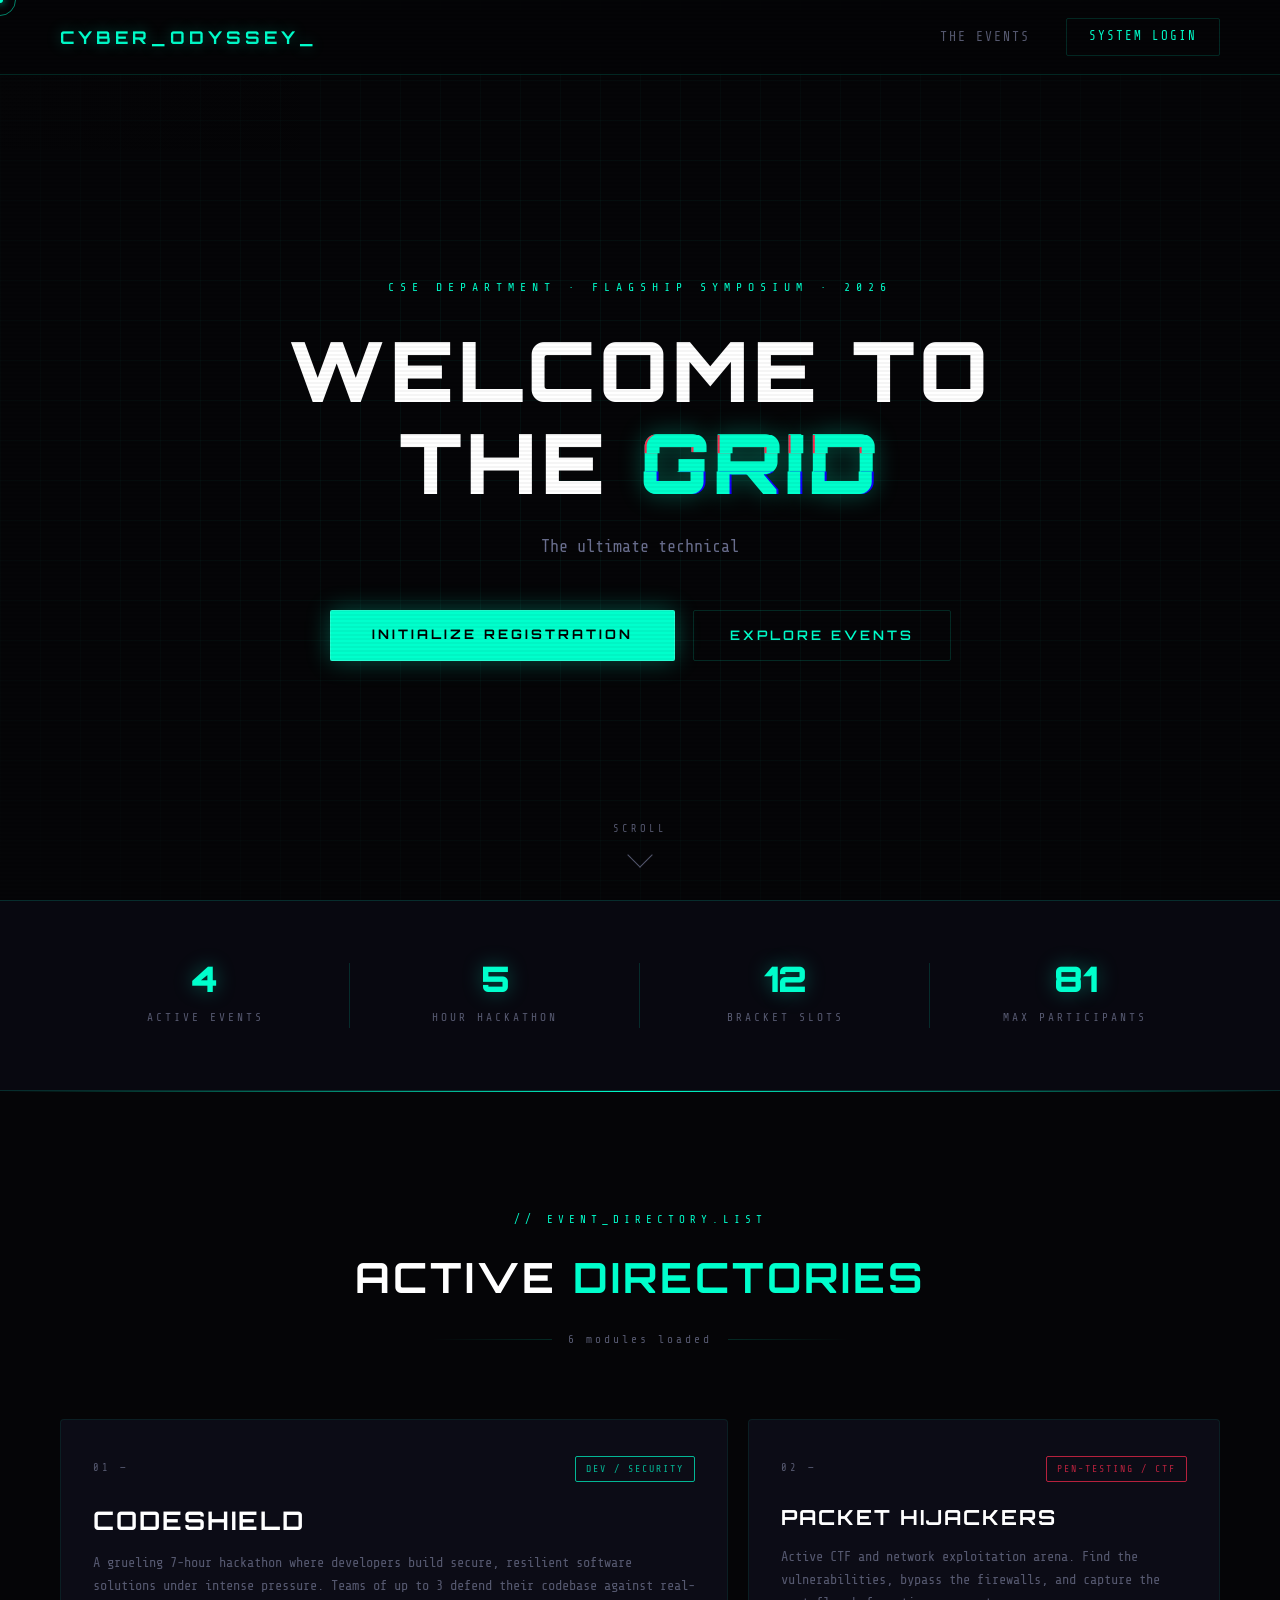
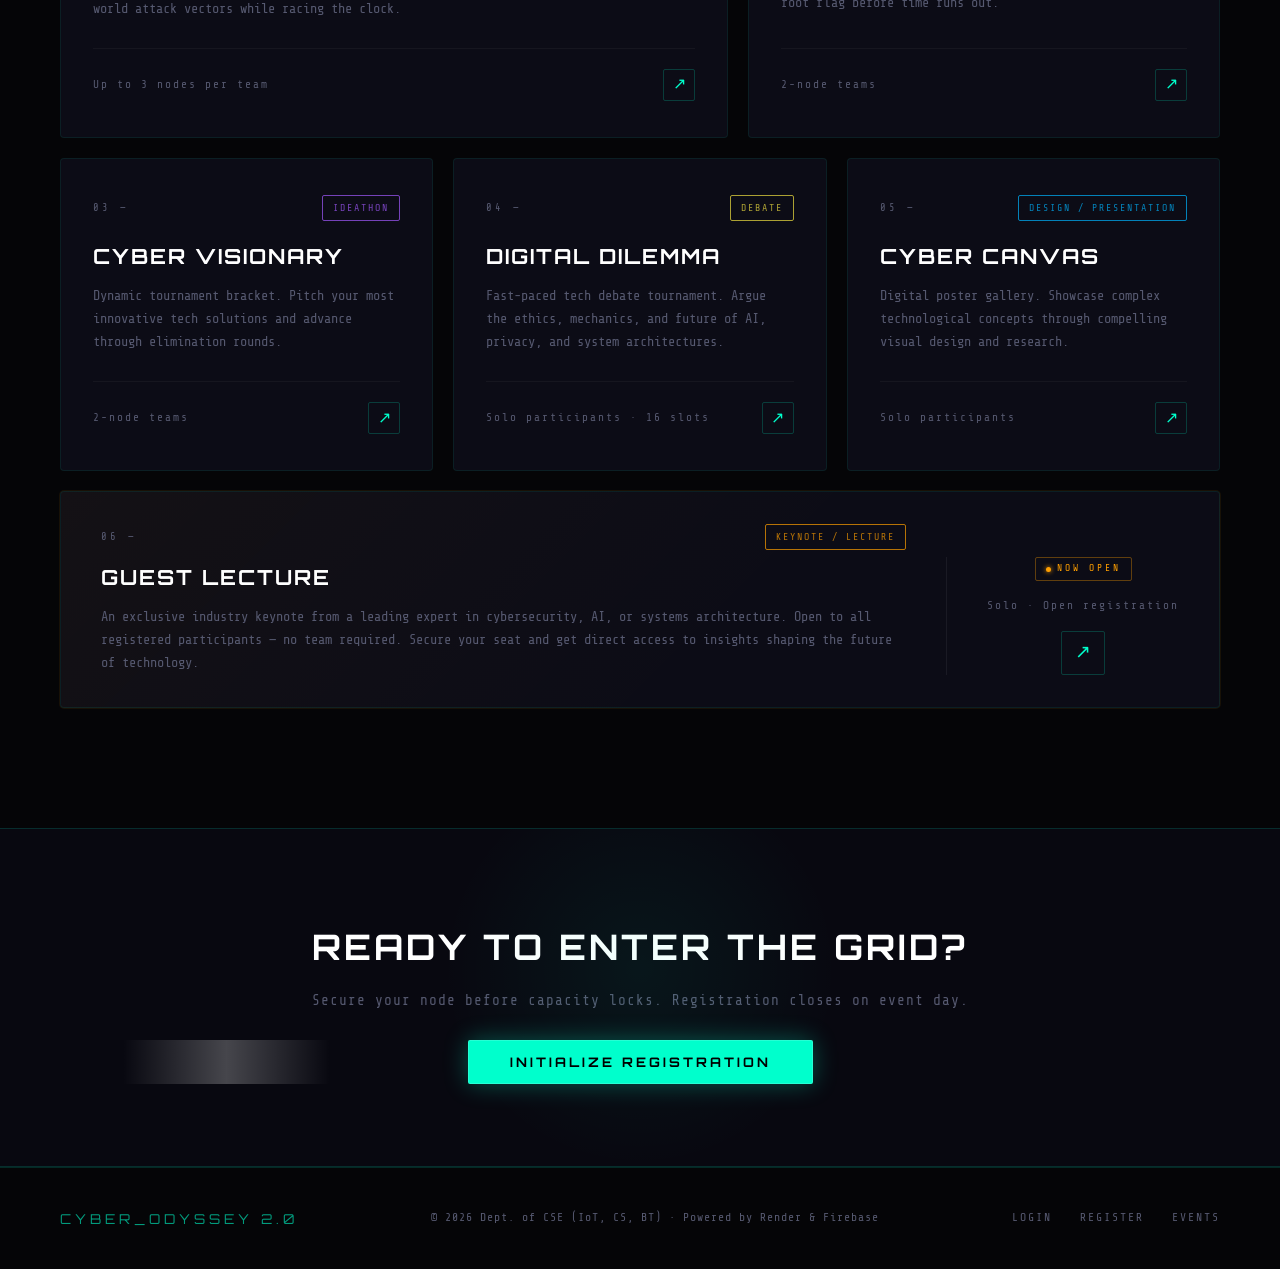
<file: index.html>
<!DOCTYPE html>
<html lang="en">
<head>
    <meta charset="UTF-8">
    <meta name="viewport" content="width=device-width, initial-scale=1.0">
    <title>Cyber Odyssey 2.0 | Enter the Grid</title>
    <link rel="stylesheet" href="styles/global.css">
    <link rel="preconnect" href="https://fonts.googleapis.com">
    <link rel="preconnect" href="https://fonts.gstatic.com" crossorigin>
    <link href="https://fonts.googleapis.com/css2?family=Orbitron:wght@400;600;700;900&family=Share+Tech+Mono&display=swap" rel="stylesheet">

    <style>
        /* ─── CSS Variables ─────────────────────────────────── */
        :root {
            --cyan:        #00ffcc;
            --cyan-dim:    rgba(0,255,204,0.08);
            --cyan-glow:   rgba(0,255,204,0.35);
            --red:         #ff2b4e;
            --yellow:      #f0e040;
            --bg:          #050507;
            --bg-2:        #080810;
            --bg-card:     #0c0c16;
            --border:      rgba(0,255,204,0.15);
            --text:        #c8ccd8;
            --text-dim:    #565970;
            --font-display: 'Orbitron', monospace;
            --font-mono:    'Share Tech Mono', monospace;
        }

        /* ─── Reset & Base ──────────────────────────────────── */
        *, *::before, *::after { box-sizing: border-box; margin: 0; padding: 0; }

        html { scroll-behavior: smooth; }

        body {
            background-color: var(--bg);
            color: var(--text);
            font-family: var(--font-mono);
            overflow-x: hidden;
            cursor: none; /* custom cursor */
        }

        a { text-decoration: none; color: inherit; }
        img { display: block; max-width: 100%; }

        /* ─── Custom Cursor ─────────────────────────────────── */
        .cursor-dot,
        .cursor-ring {
            position: fixed;
            pointer-events: none;
            z-index: 9999;
            border-radius: 50%;
            transform: translate(-50%, -50%);
            transition: opacity .3s;
        }
        .cursor-dot {
            width: 6px; height: 6px;
            background: var(--cyan);
            box-shadow: 0 0 8px var(--cyan);
        }
        .cursor-ring {
            width: 32px; height: 32px;
            border: 1px solid rgba(0,255,204,0.5);
            transition: width .2s, height .2s, border-color .2s;
        }
        body:not(.touch) a:hover ~ .cursor-ring,
        body:not(.touch) button:hover ~ .cursor-ring {
            width: 48px; height: 48px;
            border-color: var(--cyan);
        }
        @media (pointer: coarse) {
            .cursor-dot, .cursor-ring { display: none; }
            body { cursor: auto; }
        }

        /* ─── Scanline Overlay ──────────────────────────────── */
        body::after {
            content: '';
            position: fixed;
            inset: 0;
            background: repeating-linear-gradient(
                to bottom,
                transparent 0px,
                transparent 2px,
                rgba(0,0,0,0.04) 2px,
                rgba(0,0,0,0.04) 4px
            );
            pointer-events: none;
            z-index: 9998;
        }

        /* ─── Navbar ────────────────────────────────────────── */
        .navbar {
            display: flex;
            justify-content: space-between;
            align-items: center;
            padding: 18px 60px;
            background: rgba(5,5,7,0.82);
            border-bottom: 1px solid var(--border);
            position: fixed;
            width: 100%;
            top: 0;
            z-index: 1000;
            box-sizing: border-box;
            backdrop-filter: blur(14px);
            -webkit-backdrop-filter: blur(14px);
            transition: padding .3s;
        }
        .navbar.scrolled {
            padding: 12px 60px;
            background: rgba(5,5,7,0.96);
        }

        .navbar .logo {
            font-family: var(--font-display);
            font-size: 1.1rem;
            font-weight: 700;
            color: var(--cyan);
            letter-spacing: 4px;
            text-shadow: 0 0 14px var(--cyan-glow);
            position: relative;
        }
        /* blinking cursor after logo */
        .navbar .logo::after {
            content: '_';
            animation: blink-cursor .9s step-end infinite;
            color: var(--cyan);
        }
        @keyframes blink-cursor { 50% { opacity: 0; } }

        .nav-links { display: flex; align-items: center; gap: 36px; }

        .nav-links a {
            font-family: var(--font-mono);
            font-size: .82rem;
            color: var(--text-dim);
            letter-spacing: 2px;
            text-transform: uppercase;
            transition: color .25s;
            position: relative;
        }
        .nav-links a::after {
            content: '';
            position: absolute;
            bottom: -4px; left: 0;
            width: 0; height: 1px;
            background: var(--cyan);
            transition: width .3s;
        }
        .nav-links a:hover { color: var(--cyan); }
        .nav-links a:hover::after { width: 100%; }

        .btn-outline {
            border: 1px solid var(--border);
            color: var(--cyan) !important;
            padding: 8px 22px;
            border-radius: 2px;
            font-size: .78rem !important;
            letter-spacing: 2px;
            transition: background .25s, box-shadow .25s, border-color .25s !important;
        }
        .btn-outline::after { display: none !important; }
        .btn-outline:hover {
            background: var(--cyan-dim);
            border-color: var(--cyan);
            box-shadow: 0 0 18px rgba(0,255,204,0.2);
        }

        /* hamburger */
        .nav-toggle {
            display: none;
            flex-direction: column;
            gap: 5px;
            cursor: pointer;
            padding: 4px;
            background: none;
            border: none;
        }
        .nav-toggle span {
            display: block;
            width: 24px; height: 1px;
            background: var(--cyan);
            transition: transform .3s, opacity .3s;
        }
        .nav-toggle.open span:nth-child(1) { transform: translateY(6px) rotate(45deg); }
        .nav-toggle.open span:nth-child(2) { opacity: 0; }
        .nav-toggle.open span:nth-child(3) { transform: translateY(-6px) rotate(-45deg); }

        /* ─── Hero ──────────────────────────────────────────── */
        .hero {
            min-height: 100vh;
            display: flex;
            flex-direction: column;
            justify-content: center;
            align-items: center;
            text-align: center;
            padding: 120px 30px 80px;
            position: relative;
            overflow: hidden;
        }

        /* Animated grid */
        .hero::before {
            content: '';
            position: absolute;
            inset: 0;
            background-image:
                linear-gradient(rgba(0,255,204,0.04) 1px, transparent 1px),
                linear-gradient(90deg, rgba(0,255,204,0.04) 1px, transparent 1px);
            background-size: 40px 40px;
            animation: grid-drift 20s linear infinite;
            pointer-events: none;
        }
        @keyframes grid-drift {
            from { background-position: 0 0; }
            to   { background-position: 40px 40px; }
        }

        /* Radial vignette */
        .hero::after {
            content: '';
            position: absolute;
            inset: 0;
            background: radial-gradient(ellipse 70% 70% at 50% 50%, transparent 30%, var(--bg) 100%);
            pointer-events: none;
        }

        /* Canvas for digital rain */
        #matrix-canvas {
            position: absolute;
            inset: 0;
            opacity: .18;
            pointer-events: none;
        }

        .hero-content {
            position: relative;
            z-index: 2;
            max-width: 820px;
        }

        .hero-eyebrow {
            font-size: .72rem;
            letter-spacing: 6px;
            color: var(--cyan);
            text-transform: uppercase;
            margin-bottom: 28px;
            opacity: 0;
            animation: fade-up .6s ease forwards .2s;
        }

        .hero h1 {
            font-family: var(--font-display);
            font-size: clamp(2.6rem, 7vw, 5.2rem);
            font-weight: 900;
            color: #fff;
            line-height: 1.1;
            letter-spacing: 4px;
            text-transform: uppercase;
            margin-bottom: 24px;
            opacity: 0;
            animation: fade-up .7s ease forwards .45s;
        }
        .hero h1 .accent { color: var(--cyan); text-shadow: 0 0 24px var(--cyan-glow); }

        /* glitch on the accent word */
        .glitch {
            position: relative;
            display: inline-block;
        }
        .glitch::before,
        .glitch::after {
            content: attr(data-text);
            position: absolute;
            inset: 0;
            color: var(--cyan);
            text-shadow: none;
        }
        .glitch::before {
            left: 2px;
            text-shadow: -2px 0 var(--red);
            clip-path: inset(20% 0 60% 0);
            animation: glitch-top 4s infinite linear;
        }
        .glitch::after {
            left: -2px;
            text-shadow: 2px 0 #1100ff;
            clip-path: inset(60% 0 10% 0);
            animation: glitch-bot 4s infinite linear;
        }
        @keyframes glitch-top {
            0%,79%,81%,100% { clip-path: inset(20% 0 60% 0); transform: translate(0); }
            80% { clip-path: inset(5% 0 75% 0); transform: translate(-3px, -2px); }
        }
        @keyframes glitch-bot {
            0%,69%,71%,100% { clip-path: inset(60% 0 10% 0); transform: translate(0); }
            70% { clip-path: inset(75% 0 5% 0); transform: translate(3px, 2px); }
        }

        .hero-sub {
            font-size: clamp(.88rem, 2vw, 1.05rem);
            color: #6b7090;
            max-width: 540px;
            margin: 0 auto 48px;
            line-height: 1.8;
            opacity: 0;
            animation: fade-up .7s ease forwards .7s;
        }
        .hero-sub .type-cursor {
            display: inline-block;
            width: 2px; height: 1em;
            background: var(--cyan);
            vertical-align: text-bottom;
            margin-left: 2px;
            animation: blink-cursor .9s step-end infinite;
        }

        .hero-cta {
            display: flex;
            gap: 18px;
            justify-content: center;
            flex-wrap: wrap;
            opacity: 0;
            animation: fade-up .7s ease forwards .95s;
        }

        .btn-glow {
            font-family: var(--font-display);
            background: var(--cyan);
            color: #000;
            padding: 14px 42px;
            font-size: .82rem;
            font-weight: 700;
            letter-spacing: 3px;
            text-transform: uppercase;
            border: none;
            cursor: pointer;
            border-radius: 2px;
            transition: box-shadow .3s, transform .2s;
            box-shadow: 0 0 24px rgba(0,255,204,0.3), inset 0 0 0 1px rgba(255,255,255,0.15);
            position: relative;
            overflow: hidden;
        }
        .btn-glow::before {
            content: '';
            position: absolute;
            top: 0; left: -100%;
            width: 60%; height: 100%;
            background: linear-gradient(90deg, transparent, rgba(255,255,255,0.25), transparent);
            transition: left .5s;
        }
        .btn-glow:hover::before { left: 160%; }
        .btn-glow:hover {
            box-shadow: 0 0 40px rgba(0,255,204,0.55), inset 0 0 0 1px rgba(255,255,255,0.2);
            transform: translateY(-2px);
        }

        .btn-ghost {
            font-family: var(--font-display);
            background: transparent;
            color: var(--cyan);
            padding: 14px 36px;
            font-size: .82rem;
            font-weight: 600;
            letter-spacing: 3px;
            text-transform: uppercase;
            border: 1px solid var(--border);
            border-radius: 2px;
            cursor: pointer;
            transition: border-color .3s, background .3s, transform .2s;
        }
        .btn-ghost:hover {
            border-color: var(--cyan);
            background: var(--cyan-dim);
            transform: translateY(-2px);
        }

        /* scroll indicator */
        .scroll-hint {
            position: absolute;
            bottom: 36px; left: 50%;
            transform: translateX(-50%);
            z-index: 2;
            display: flex;
            flex-direction: column;
            align-items: center;
            gap: 8px;
            opacity: 0;
            animation: fade-in .6s ease forwards 1.6s;
        }
        .scroll-hint span {
            font-size: .65rem;
            letter-spacing: 3px;
            color: var(--text-dim);
            text-transform: uppercase;
        }
        .scroll-arrow {
            width: 18px; height: 18px;
            border-right: 1px solid var(--text-dim);
            border-bottom: 1px solid var(--text-dim);
            transform: rotate(45deg);
            animation: bounce-down 1.6s ease-in-out infinite;
        }
        @keyframes bounce-down {
            0%,100% { transform: rotate(45deg) translate(0,0); }
            50%      { transform: rotate(45deg) translate(4px,4px); }
        }

        /* ─── Stats Strip ───────────────────────────────────── */
        .stats-strip {
            background: var(--bg-2);
            border-top: 1px solid var(--border);
            border-bottom: 1px solid var(--border);
            padding: 40px 60px;
            display: grid;
            grid-template-columns: repeat(auto-fit, minmax(160px, 1fr));
            gap: 0;
        }
        .stat-item {
            text-align: center;
            padding: 20px;
            position: relative;
        }
        .stat-item:not(:last-child)::after {
            content: '';
            position: absolute;
            top: 20%; right: 0;
            height: 60%; width: 1px;
            background: var(--border);
        }
        .stat-num {
            font-family: var(--font-display);
            font-size: 2.2rem;
            font-weight: 900;
            color: var(--cyan);
            text-shadow: 0 0 20px var(--cyan-glow);
            line-height: 1;
            margin-bottom: 8px;
            display: block;
        }
        .stat-label {
            font-size: .7rem;
            letter-spacing: 3px;
            color: var(--text-dim);
            text-transform: uppercase;
        }

        /* ─── Events Section ────────────────────────────────── */
        .events-section {
            padding: 120px 60px;
            background: var(--bg);
            position: relative;
        }
        .events-section::before {
            content: '';
            position: absolute;
            top: 0; left: 0; right: 0;
            height: 1px;
            background: linear-gradient(90deg, transparent, var(--cyan), transparent);
        }

        .section-header {
            text-align: center;
            margin-bottom: 70px;
        }
        .section-eyebrow {
            font-size: .68rem;
            letter-spacing: 5px;
            color: var(--cyan);
            text-transform: uppercase;
            margin-bottom: 16px;
            display: block;
        }
        .section-title {
            font-family: var(--font-display);
            font-size: clamp(1.6rem, 4vw, 2.6rem);
            font-weight: 700;
            color: #fff;
            letter-spacing: 3px;
            text-transform: uppercase;
        }
        .section-title span { color: var(--cyan); }
        .section-divider {
            display: flex;
            align-items: center;
            justify-content: center;
            gap: 16px;
            margin-top: 20px;
        }
        .section-divider span {
            font-size: .7rem; letter-spacing: 3px; color: var(--text-dim);
        }
        .section-divider::before,
        .section-divider::after {
            content: '';
            flex: 1;
            max-width: 120px;
            height: 1px;
            background: linear-gradient(90deg, transparent, var(--border));
        }
        .section-divider::after {
            background: linear-gradient(90deg, var(--border), transparent);
        }

        /* Events Grid */
        .events-grid {
            display: grid;
            grid-template-columns: repeat(12, 1fr);
            gap: 20px;
            max-width: 1200px;
            margin: 0 auto;
        }

        .event-card {
            display: flex;
            flex-direction: column;
            background: var(--bg-card);
            border: 1px solid rgba(0,255,204,0.08);
            padding: 36px 32px;
            border-radius: 4px;
            transition: transform .35s cubic-bezier(.23,1,.32,1),
                        border-color .35s, box-shadow .35s;
            position: relative;
            overflow: hidden;
            opacity: 0;
            transform: translateY(24px);
        }
        .event-card.visible {
            animation: card-in .55s ease forwards;
        }
        @keyframes card-in {
            to { opacity: 1; transform: translateY(0); }
        }

        /* top accent line */
        .event-card::before {
            content: '';
            position: absolute;
            top: 0; left: 0; right: 0;
            height: 2px;
            background: linear-gradient(90deg, var(--card-color, var(--cyan)), transparent);
            transform: scaleX(0);
            transform-origin: left;
            transition: transform .4s ease;
        }
        .event-card:hover::before { transform: scaleX(1); }

        /* noise texture overlay */
        .event-card::after {
            content: '';
            position: absolute;
            inset: 0;
            background-image: url("data:image/svg+xml,%3Csvg viewBox='0 0 200 200' xmlns='http://www.w3.org/2000/svg'%3E%3Cfilter id='n'%3E%3CfeTurbulence type='fractalNoise' baseFrequency='0.9' numOctaves='4' stitchTiles='stitch'/%3E%3C/filter%3E%3Crect width='100%25' height='100%25' filter='url(%23n)' opacity='0.04'/%3E%3C/svg%3E");
            opacity: 0;
            transition: opacity .3s;
            pointer-events: none;
            border-radius: 4px;
        }
        .event-card:hover::after { opacity: 1; }

        .event-card:hover {
            transform: translateY(-6px);
            border-color: var(--card-color, rgba(0,255,204,0.3));
            box-shadow: 0 20px 50px rgba(0,0,0,0.6),
                        0 0 30px rgba(0,255,204,0.06);
        }

        /* grid placement — feature card spans 7 columns */
        .event-card:nth-child(1) { grid-column: span 7; }
        .event-card:nth-child(2) { grid-column: span 5; }
        .event-card:nth-child(3) { grid-column: span 4; }
        .event-card:nth-child(4) { grid-column: span 4; }
        .event-card:nth-child(5) { grid-column: span 4; }
        /* Guest Lecture — full-width banner row */
        .event-card:nth-child(6) { grid-column: span 12; flex-direction: row; align-items: center; gap: 40px; padding: 32px 40px; }

        .card-meta {
            display: flex;
            align-items: center;
            justify-content: space-between;
            margin-bottom: 22px;
        }
        .card-index {
            font-size: .65rem;
            letter-spacing: 3px;
            color: var(--text-dim);
        }
        .card-tag {
            font-size: .62rem;
            letter-spacing: 2px;
            text-transform: uppercase;
            padding: 4px 10px;
            border: 1px solid currentColor;
            border-radius: 2px;
            opacity: .7;
        }

        .event-card h3 {
            font-family: var(--font-display);
            font-size: 1.3rem;
            font-weight: 700;
            color: #fff;
            letter-spacing: 2px;
            text-transform: uppercase;
            margin-bottom: 14px;
            line-height: 1.3;
        }
        .event-card:nth-child(1) h3 { font-size: 1.6rem; }

        .event-card p {
            font-size: .85rem;
            color: var(--text-dim);
            line-height: 1.7;
            flex: 1;
            margin-bottom: 28px;
        }

        .card-footer {
            display: flex;
            align-items: center;
            justify-content: space-between;
            margin-top: auto;
            padding-top: 20px;
            border-top: 1px solid rgba(255,255,255,0.04);
        }
        .card-participants {
            font-size: .7rem;
            letter-spacing: 2px;
            color: var(--text-dim);
        }
        .card-arrow {
            width: 32px; height: 32px;
            border: 1px solid rgba(0,255,204,0.2);
            border-radius: 2px;
            display: flex;
            align-items: center;
            justify-content: center;
            color: var(--cyan);
            font-size: 1rem;
            transition: background .25s, border-color .25s, transform .25s;
        }
        .event-card:hover .card-arrow {
            background: var(--cyan-dim);
            border-color: var(--cyan);
            transform: translate(2px, -2px);
        }

        /* individual card colours */
        .event-card:nth-child(1) { --card-color: #00ffcc; }
        .event-card:nth-child(2) { --card-color: #ff2b4e; }
        .event-card:nth-child(3) { --card-color: #a259ff; }
        .event-card:nth-child(4) { --card-color: #f0e040; }
        .event-card:nth-child(5) { --card-color: #00b4ff; }
        .event-card:nth-child(6) { --card-color: #ff9f00; }

        .event-card:nth-child(1) .card-tag { color: #00ffcc; }
        .event-card:nth-child(2) .card-tag { color: #ff2b4e; }
        .event-card:nth-child(3) .card-tag { color: #a259ff; }
        .event-card:nth-child(4) .card-tag { color: #f0e040; }
        .event-card:nth-child(5) .card-tag { color: #00b4ff; }
        .event-card:nth-child(6) .card-tag { color: #ff9f00; }

        /* ── Guest Lecture card — horizontal layout internals ── */
        .event-card:nth-child(6) .card-body {
            flex: 1;
        }
        .event-card:nth-child(6) .card-meta {
            margin-bottom: 14px;
        }
        .event-card:nth-child(6) p {
            margin-bottom: 0;
        }
        .event-card:nth-child(6) .card-footer {
            flex-direction: column;
            align-items: center;
            justify-content: center;
            padding-top: 0;
            border-top: none;
            border-left: 1px solid rgba(255,255,255,0.06);
            padding-left: 40px;
            gap: 16px;
            min-width: 160px;
        }
        .event-card:nth-child(6) .card-arrow {
            width: 44px; height: 44px;
            font-size: 1.2rem;
        }

        /* ── "NEW" badge ── */
        .card-new-badge {
            display: inline-flex;
            align-items: center;
            gap: 6px;
            font-size: .6rem;
            letter-spacing: 3px;
            color: #ff9f00;
            text-transform: uppercase;
            padding: 3px 10px;
            border: 1px solid rgba(255,159,0,0.35);
            border-radius: 2px;
            position: relative;
            overflow: hidden;
        }
        /* sweeping shimmer on the badge */
        .card-new-badge::before {
            content: '';
            position: absolute;
            top: 0; left: -100%;
            width: 60%; height: 100%;
            background: linear-gradient(90deg, transparent, rgba(255,159,0,0.2), transparent);
            animation: badge-sweep 2.4s ease infinite;
        }
        @keyframes badge-sweep {
            0%   { left: -100%; }
            50%  { left: 160%; }
            100% { left: 160%; }
        }
        .badge-dot {
            width: 5px; height: 5px;
            border-radius: 50%;
            background: #ff9f00;
            box-shadow: 0 0 5px #ff9f00;
            animation: badge-dot-pulse 1.4s ease-in-out infinite;
        }
        @keyframes badge-dot-pulse {
            0%,100% { transform: scale(1); opacity: 1; }
            50%      { transform: scale(1.7); opacity: .5; }
        }

        /* ── Scan-sweep animation on Guest Lecture card border ── */
        .event-card:nth-child(6) {
            background-image: linear-gradient(
                135deg,
                rgba(255,159,0,0.03) 0%,
                transparent 60%
            );
        }
        .event-card:nth-child(6).visible {
            /* Chain the fade-in and the infinite border scan together */
            animation: 
                card-in .55s ease forwards, 
                card-border-scan 6s linear infinite forwards;
        }
        
        @keyframes card-border-scan {
            0%,100% { box-shadow: 0 0 0 1px rgba(255,159,0,0.08); }
            50%      { box-shadow: 0 0 18px rgba(255,159,0,0.12), 0 0 0 1px rgba(255,159,0,0.18); }
        }

        /* ─── CTA Banner ────────────────────────────────────── */
        .cta-banner {
            background: var(--bg-2);
            border-top: 1px solid var(--border);
            border-bottom: 1px solid var(--border);
            padding: 90px 60px;
            text-align: center;
            position: relative;
            overflow: hidden;
        }
        .cta-banner::before {
            content: '';
            position: absolute;
            top: -60px; left: 50%;
            transform: translateX(-50%);
            width: 400px; height: 400px;
            background: radial-gradient(circle, rgba(0,255,204,0.06) 0%, transparent 70%);
            pointer-events: none;
        }
        .cta-banner h2 {
            font-family: var(--font-display);
            font-size: clamp(1.4rem, 4vw, 2.2rem);
            font-weight: 700;
            color: #fff;
            letter-spacing: 3px;
            text-transform: uppercase;
            margin-bottom: 14px;
        }
        .cta-banner p {
            color: var(--text-dim);
            font-size: .9rem;
            margin-bottom: 38px;
            letter-spacing: 1px;
        }

        /* ─── Footer ────────────────────────────────────────── */
        footer {
            padding: 40px 60px;
            background: var(--bg);
            border-top: 1px solid var(--border);
            display: flex;
            justify-content: space-between;
            align-items: center;
            flex-wrap: wrap;
            gap: 16px;
        }
        .footer-logo {
            font-family: var(--font-display);
            font-size: .85rem;
            color: var(--cyan);
            letter-spacing: 4px;
            opacity: .6;
        }
        .footer-copy {
            font-size: .72rem;
            color: var(--text-dim);
            letter-spacing: 1px;
        }
        .footer-links {
            display: flex;
            gap: 28px;
        }
        .footer-links a {
            font-size: .72rem;
            letter-spacing: 2px;
            color: var(--text-dim);
            text-transform: uppercase;
            transition: color .25s;
        }
        .footer-links a:hover { color: var(--cyan); }

        /* ─── Keyframes ─────────────────────────────────────── */
        @keyframes fade-up {
            from { opacity: 0; transform: translateY(20px); }
            to   { opacity: 1; transform: translateY(0); }
        }
        @keyframes fade-in {
            to { opacity: 1; }
        }

        /* ─── Mobile Nav Drawer ─────────────────────────────── */
        @media (max-width: 768px) {
            .navbar { padding: 16px 24px; }
            .navbar.scrolled { padding: 12px 24px; }
            .nav-links {
                position: fixed;
                top: 0; right: -100%;
                width: min(320px, 80vw);
                height: 100vh;
                background: rgba(8,8,16,0.97);
                backdrop-filter: blur(20px);
                flex-direction: column;
                justify-content: center;
                align-items: flex-start;
                padding: 60px 40px;
                gap: 32px;
                border-left: 1px solid var(--border);
                transition: right .35s cubic-bezier(.23,1,.32,1);
                z-index: 999;
            }
            .nav-links.open { right: 0; }
            .nav-links a { font-size: 1rem; }
            .btn-outline { padding: 10px 24px; font-size: .85rem !important; }
            .nav-toggle { display: flex; z-index: 1001; }

            .hero { padding: 100px 24px 80px; }
            .hero h1 { letter-spacing: 2px; }

            .stats-strip { padding: 32px 24px; }
            .stat-item:not(:last-child)::after { display: none; }
            .stat-item { border-bottom: 1px solid var(--border); padding: 16px 0; }
            .stat-item:last-child { border-bottom: none; }

            .events-section { padding: 80px 24px; }

            .events-grid { grid-template-columns: 1fr; gap: 16px; }
            .event-card:nth-child(1),
            .event-card:nth-child(2),
            .event-card:nth-child(3),
            .event-card:nth-child(4),
            .event-card:nth-child(5),
            .event-card:nth-child(6) { grid-column: span 1; }
            .event-card:nth-child(1) h3 { font-size: 1.3rem; }
            /* Stack guest lecture vertically on mobile */
            .event-card:nth-child(6) {
                flex-direction: column;
                align-items: flex-start;
                gap: 0;
                padding: 28px 24px;
            }
            .event-card:nth-child(6) p { margin-bottom: 20px; }
            .event-card:nth-child(6) .card-footer {
                flex-direction: row;
                align-items: center;
                justify-content: space-between;
                border-left: none;
                border-top: 1px solid rgba(255,255,255,0.06);
                padding-left: 0;
                padding-top: 18px;
                min-width: unset;
                width: 100%;
            }

            .cta-banner { padding: 60px 24px; }
            footer { padding: 30px 24px; flex-direction: column; text-align: center; }
            .footer-links { justify-content: center; }
        }

        @media (min-width: 769px) and (max-width: 1100px) {
            .navbar { padding: 18px 36px; }
            .events-section { padding: 100px 36px; }
            .events-grid { grid-template-columns: repeat(6, 1fr); }
            .event-card:nth-child(1) { grid-column: span 6; }
            .event-card:nth-child(2) { grid-column: span 3; }
            .event-card:nth-child(3) { grid-column: span 3; }
            .event-card:nth-child(4) { grid-column: span 3; }
            .event-card:nth-child(5) { grid-column: span 3; }
            .event-card:nth-child(6) { grid-column: span 6; flex-direction: column; align-items: flex-start; gap: 0; }
            .event-card:nth-child(6) p { margin-bottom: 20px; }
            .event-card:nth-child(6) .card-footer {
                flex-direction: row; align-items: center;
                justify-content: space-between; border-left: none;
                border-top: 1px solid rgba(255,255,255,0.06);
                padding-left: 0; padding-top: 18px; min-width: unset; width: 100%;
            }
        }
    </style>
</head>
<body>

    <!-- Custom Cursor -->
    <div class="cursor-dot"  id="cursor-dot"></div>
    <div class="cursor-ring" id="cursor-ring"></div>

    <!-- ── Navbar ─────────────────────────────── -->
    <nav class="navbar" id="navbar">
        <a href="#" class="logo">CYBER_ODYSSEY</a>
        <button class="nav-toggle" id="nav-toggle" aria-label="Toggle navigation">
            <span></span><span></span><span></span>
        </button>
        <div class="nav-links" id="nav-links">
            <a href="#events">The Events</a>
            <a href="pages/auth/login.html" class="btn-outline">System Login</a>
        </div>
    </nav>

    <!-- ── Hero ──────────────────────────────── -->
    <section class="hero">
        <canvas id="matrix-canvas"></canvas>

        <div class="hero-content">
            <p class="hero-eyebrow">CSE Department · Flagship Symposium · 2026</p>

            <h1>
                Welcome to the
                <span class="accent">
                    <span class="glitch" data-text="Grid">Grid</span>
                </span>
            </h1>

            <p class="hero-sub" id="hero-sub"></p>

            <div class="hero-cta">
                <a href="pages/auth/register.html" class="btn-glow">Initialize Registration</a>
                <a href="#events" class="btn-ghost">Explore Events</a>
            </div>
        </div>

        <div class="scroll-hint">
            <span>Scroll</span>
            <div class="scroll-arrow"></div>
        </div>
    </section>

    <!-- ── Stats Strip ───────────────────────── -->
    <div class="stats-strip">
        <div class="stat-item">
            <span class="stat-num" data-target="6">0</span>
            <span class="stat-label">Active Events</span>
        </div>
        <div class="stat-item">
            <span class="stat-num" data-target="7">0</span>
            <span class="stat-label">Hour Hackathon</span>
        </div>
        <div class="stat-item">
            <span class="stat-num" data-target="16">0</span>
            <span class="stat-label">Bracket Slots</span>
        </div>
        <div class="stat-item">
            <span class="stat-num" data-target="100">0</span>
            <span class="stat-label">Max Participants</span>
        </div>
    </div>

    <!-- ── Events Section ────────────────────── -->
    <section id="events" class="events-section">
        <div class="section-header">
            <span class="section-eyebrow">// event_directory.list</span>
            <h2 class="section-title">Active <span>Directories</span></h2>
            <div class="section-divider"><span>6 modules loaded</span></div>
        </div>

        <div class="events-grid">

            <a href="pages/events/codeshield.html" class="event-card">
                <div class="card-meta">
                    <span class="card-index">01 —</span>
                    <span class="card-tag">Dev / Security</span>
                </div>
                <h3>CodeShield</h3>
                <p>A grueling 7-hour hackathon where developers build secure, resilient software solutions under intense pressure. Teams of up to 3 defend their codebase against real-world attack vectors while racing the clock.</p>
                <div class="card-footer">
                    <span class="card-participants">Up to 3 nodes per team</span>
                    <div class="card-arrow">↗</div>
                </div>
            </a>

            <a href="pages/events/packet-hijackers.html" class="event-card">
                <div class="card-meta">
                    <span class="card-index">02 —</span>
                    <span class="card-tag">Pen-Testing / CTF</span>
                </div>
                <h3>Packet Hijackers</h3>
                <p>Active CTF and network exploitation arena. Find the vulnerabilities, bypass the firewalls, and capture the root flag before time runs out.</p>
                <div class="card-footer">
                    <span class="card-participants">2-node teams</span>
                    <div class="card-arrow">↗</div>
                </div>
            </a>

            <a href="pages/events/cyber-visionary.html" class="event-card">
                <div class="card-meta">
                    <span class="card-index">03 —</span>
                    <span class="card-tag">Ideathon</span>
                </div>
                <h3>Cyber Visionary</h3>
                <p>Dynamic tournament bracket. Pitch your most innovative tech solutions and advance through elimination rounds.</p>
                <div class="card-footer">
                    <span class="card-participants">2-node teams</span>
                    <div class="card-arrow">↗</div>
                </div>
            </a>

            <a href="pages/events/digital-dilemma.html" class="event-card">
                <div class="card-meta">
                    <span class="card-index">04 —</span>
                    <span class="card-tag">Debate</span>
                </div>
                <h3>Digital Dilemma</h3>
                <p>Fast-paced tech debate tournament. Argue the ethics, mechanics, and future of AI, privacy, and system architectures.</p>
                <div class="card-footer">
                    <span class="card-participants">Solo participants · 16 slots</span>
                    <div class="card-arrow">↗</div>
                </div>
            </a>

            <a href="pages/events/cyber-canvas.html" class="event-card">
                <div class="card-meta">
                    <span class="card-index">05 —</span>
                    <span class="card-tag">Design / Presentation</span>
                </div>
                <h3>Cyber Canvas</h3>
                <p>Digital poster gallery. Showcase complex technological concepts through compelling visual design and research.</p>
                <div class="card-footer">
                    <span class="card-participants">Solo participants</span>
                    <div class="card-arrow">↗</div>
                </div>
            </a>

            <a href="pages/events/guest-lecture.html" class="event-card">
                <div class="card-body">
                    <div class="card-meta">
                        <span class="card-index">06 —</span>
                        <span class="card-tag">Keynote / Lecture</span>
                    </div>
                    <h3>Guest Lecture</h3>
                    <p>An exclusive industry keynote from a leading expert in cybersecurity, AI, or systems architecture. Open to all registered participants — no team required. Secure your seat and get direct access to insights shaping the future of technology.</p>
                </div>
                <div class="card-footer">
                    <span class="card-new-badge"><span class="badge-dot"></span>Now Open</span>
                    <span class="card-participants">Solo · Open registration</span>
                    <div class="card-arrow">↗</div>
                </div>
            </a>

        </div>
    </section>

    <!-- ── CTA Banner ─────────────────────────── -->
    <div class="cta-banner">
        <h2>Ready to Enter the Grid?</h2>
        <p>Secure your node before capacity locks. Registration closes on event day.</p>
        <a href="pages/auth/register.html" class="btn-glow">Initialize Registration</a>
    </div>

    <!-- ── Footer ─────────────────────────────── -->
    <footer>
        <span class="footer-logo">CYBER_ODYSSEY 2.0</span>
        <span class="footer-copy">&copy; 2026 Dept. of CSE (IoT, CS, BT) · Powered by Render &amp; Firebase</span>
        <div class="footer-links">
            <a href="pages/auth/login.html">Login</a>
            <a href="pages/auth/register.html">Register</a>
            <a href="#events">Events</a>
        </div>
    </footer>

    <!-- ── Scripts ────────────────────────────── -->
    <script>
        // ── Custom cursor ───────────────────────────────────────────
        const dot  = document.getElementById('cursor-dot');
        const ring = document.getElementById('cursor-ring');
        let mx = 0, my = 0, rx = 0, ry = 0;

        document.addEventListener('mousemove', e => {
            mx = e.clientX; my = e.clientY;
            dot.style.left  = mx + 'px';
            dot.style.top   = my + 'px';
        });

        (function animRing() {
            rx += (mx - rx) * 0.12;
            ry += (my - ry) * 0.12;
            ring.style.left = rx + 'px';
            ring.style.top  = ry + 'px';
            requestAnimationFrame(animRing);
        })();

        document.addEventListener('mousedown', () => { dot.style.transform = 'translate(-50%,-50%) scale(1.8)'; });
        document.addEventListener('mouseup',   () => { dot.style.transform = 'translate(-50%,-50%) scale(1)'; });

        // ── Navbar scroll shrink ────────────────────────────────────
        const navbar = document.getElementById('navbar');
        window.addEventListener('scroll', () => {
            navbar.classList.toggle('scrolled', window.scrollY > 40);
        }, { passive: true });

        // ── Mobile nav toggle ───────────────────────────────────────
        const toggle   = document.getElementById('nav-toggle');
        const navLinks = document.getElementById('nav-links');
        toggle.addEventListener('click', () => {
            const open = navLinks.classList.toggle('open');
            toggle.classList.toggle('open', open);
            document.body.style.overflow = open ? 'hidden' : '';
        });
        navLinks.querySelectorAll('a').forEach(a => a.addEventListener('click', () => {
            navLinks.classList.remove('open');
            toggle.classList.remove('open');
            document.body.style.overflow = '';
        }));

        // ── Matrix rain canvas ──────────────────────────────────────
        const canvas = document.getElementById('matrix-canvas');
        const ctx    = canvas.getContext('2d');
        const CHARS  = '01アイウエオカキクケコサシスセソタチツテトナニヌネノ<>/\\{}|#$%';

        function resizeCanvas() {
            canvas.width  = canvas.offsetWidth;
            canvas.height = canvas.offsetHeight;
        }
        resizeCanvas();
        window.addEventListener('resize', resizeCanvas, { passive: true });

        const fontSize = 13;
        let drops = [];
        function resetDrops() {
            drops = Array.from({ length: Math.ceil(canvas.width / fontSize) }, () =>
                Math.floor(Math.random() * -canvas.height / fontSize));
        }
        resetDrops();
        window.addEventListener('resize', resetDrops, { passive: true });

        function drawMatrix() {
            ctx.fillStyle = 'rgba(5,5,7,0.06)';
            ctx.fillRect(0, 0, canvas.width, canvas.height);
            ctx.font = `${fontSize}px 'Share Tech Mono', monospace`;

            drops.forEach((y, i) => {
                const char = CHARS[Math.floor(Math.random() * CHARS.length)];
                // Head glyph is brighter
                ctx.fillStyle = (y < 2) ? '#ffffff' : `rgba(0,255,204,${0.2 + Math.random() * 0.4})`;
                ctx.fillText(char, i * fontSize, y * fontSize);

                if (y * fontSize > canvas.height && Math.random() > 0.975) drops[i] = 0;
                drops[i]++;
            });
        }
        setInterval(drawMatrix, 50);

        // ── Typing effect for hero subtitle ────────────────────────
        const subEl  = document.getElementById('hero-sub');
        const subText = 'The ultimate technical symposium. Compete in high-stakes hackathons, engage in digital debates, and exploit network vulnerabilities. Secure your node today.';
        let charIdx  = 0;

        function typeWriter() {
            if (charIdx < subText.length) {
                subEl.textContent = subText.slice(0, ++charIdx);
                setTimeout(typeWriter, 22);
            }
        }
        // Start typing after the paragraph's fade-in delay
        setTimeout(typeWriter, 900);

        // ── Stats counter animation ─────────────────────────────────
        function animateCounter(el, target, duration = 1400) {
            const start = performance.now();
            const update = (now) => {
                const progress = Math.min((now - start) / duration, 1);
                const eased    = 1 - Math.pow(1 - progress, 3);
                el.textContent = Math.floor(eased * target);
                if (progress < 1) requestAnimationFrame(update);
                else el.textContent = target;
            };
            requestAnimationFrame(update);
        }

        const statsObserver = new IntersectionObserver(entries => {
            entries.forEach(entry => {
                if (entry.isIntersecting) {
                    entry.target.querySelectorAll('.stat-num').forEach(el => {
                        animateCounter(el, parseInt(el.dataset.target, 10));
                    });
                    statsObserver.unobserve(entry.target);
                }
            });
        }, { threshold: .5 });
        statsObserver.observe(document.querySelector('.stats-strip'));

        // ── Card reveal on scroll (staggered) ──────────────────────
        const cardObserver = new IntersectionObserver(entries => {
            entries.forEach(entry => {
                if (entry.isIntersecting) {
                    // small stagger per card
                    const cards = document.querySelectorAll('.event-card');
                    cards.forEach((c, i) => {
                        setTimeout(() => c.classList.add('visible'), i * 90);
                    });
                    cardObserver.disconnect();
                }
            });
        }, { threshold: .08 });
        cardObserver.observe(document.querySelector('.events-grid'));

    </script>
</body>
</html>
</file>
<file: styles/global.css>
/* styles/global.css */

:root {
    /* The Cyber Odyssey Hacker Palette */
    --bg-base: #050505;
    --bg-panel: #111111;
    --bg-input: #1a1a1a;
    --neon-cyan: #00ffcc;
    --neon-cyan-dim: rgba(0, 255, 204, 0.2);
    --alert-red: #ff4444;
    --warning-yellow: #ffcc00;
    --text-main: #e0e0e0;
    --text-muted: #888888;
    --border-color: #333333;
    
    /* Typography */
    --font-mono: 'Courier New', Courier, monospace;
}

/* Base Reset */
* {
    margin: 0;
    padding: 0;
    box-sizing: border-box;
}

body {
    background-color: var(--bg-base);
    color: var(--text-main);
    font-family: var(--font-mono);
    line-height: 1.6;
    overflow-x: hidden;
}

/* Custom Cyber Scrollbar */
::-webkit-scrollbar {
    width: 8px;
    height: 8px;
}
::-webkit-scrollbar-track {
    background: var(--bg-base);
}
::-webkit-scrollbar-thumb {
    background: var(--border-color);
    border-radius: 4px;
}
::-webkit-scrollbar-thumb:hover {
    background: var(--neon-cyan);
}

/* Universal Button Styles */
.btn-primary {
    background-color: var(--neon-cyan);
    color: #000;
    border: 1px solid var(--neon-cyan);
    padding: 12px 24px;
    font-size: 1rem;
    font-weight: bold;
    font-family: var(--font-mono);
    cursor: pointer;
    text-transform: uppercase;
    letter-spacing: 1px;
    border-radius: 4px;
    transition: all 0.3s ease;
    display: inline-block;
    text-align: center;
}

.btn-primary:hover:not(:disabled) {
    background-color: transparent;
    color: var(--neon-cyan);
    box-shadow: 0 0 15px var(--neon-cyan-dim), inset 0 0 10px var(--neon-cyan-dim);
}

.btn-primary:disabled {
    background-color: var(--border-color);
    border-color: var(--border-color);
    color: var(--text-muted);
    cursor: not-allowed;
    box-shadow: none;
}

/* Universal Text Animations */
@keyframes pulseGlow {
    0%, 100% { text-shadow: 0 0 5px var(--neon-cyan-dim); }
    50% { text-shadow: 0 0 20px var(--neon-cyan); }
}

.glitch-text {
    position: relative;
    display: inline-block;
    color: var(--neon-cyan);
    animation: pulseGlow 2s infinite;
}
</file>
